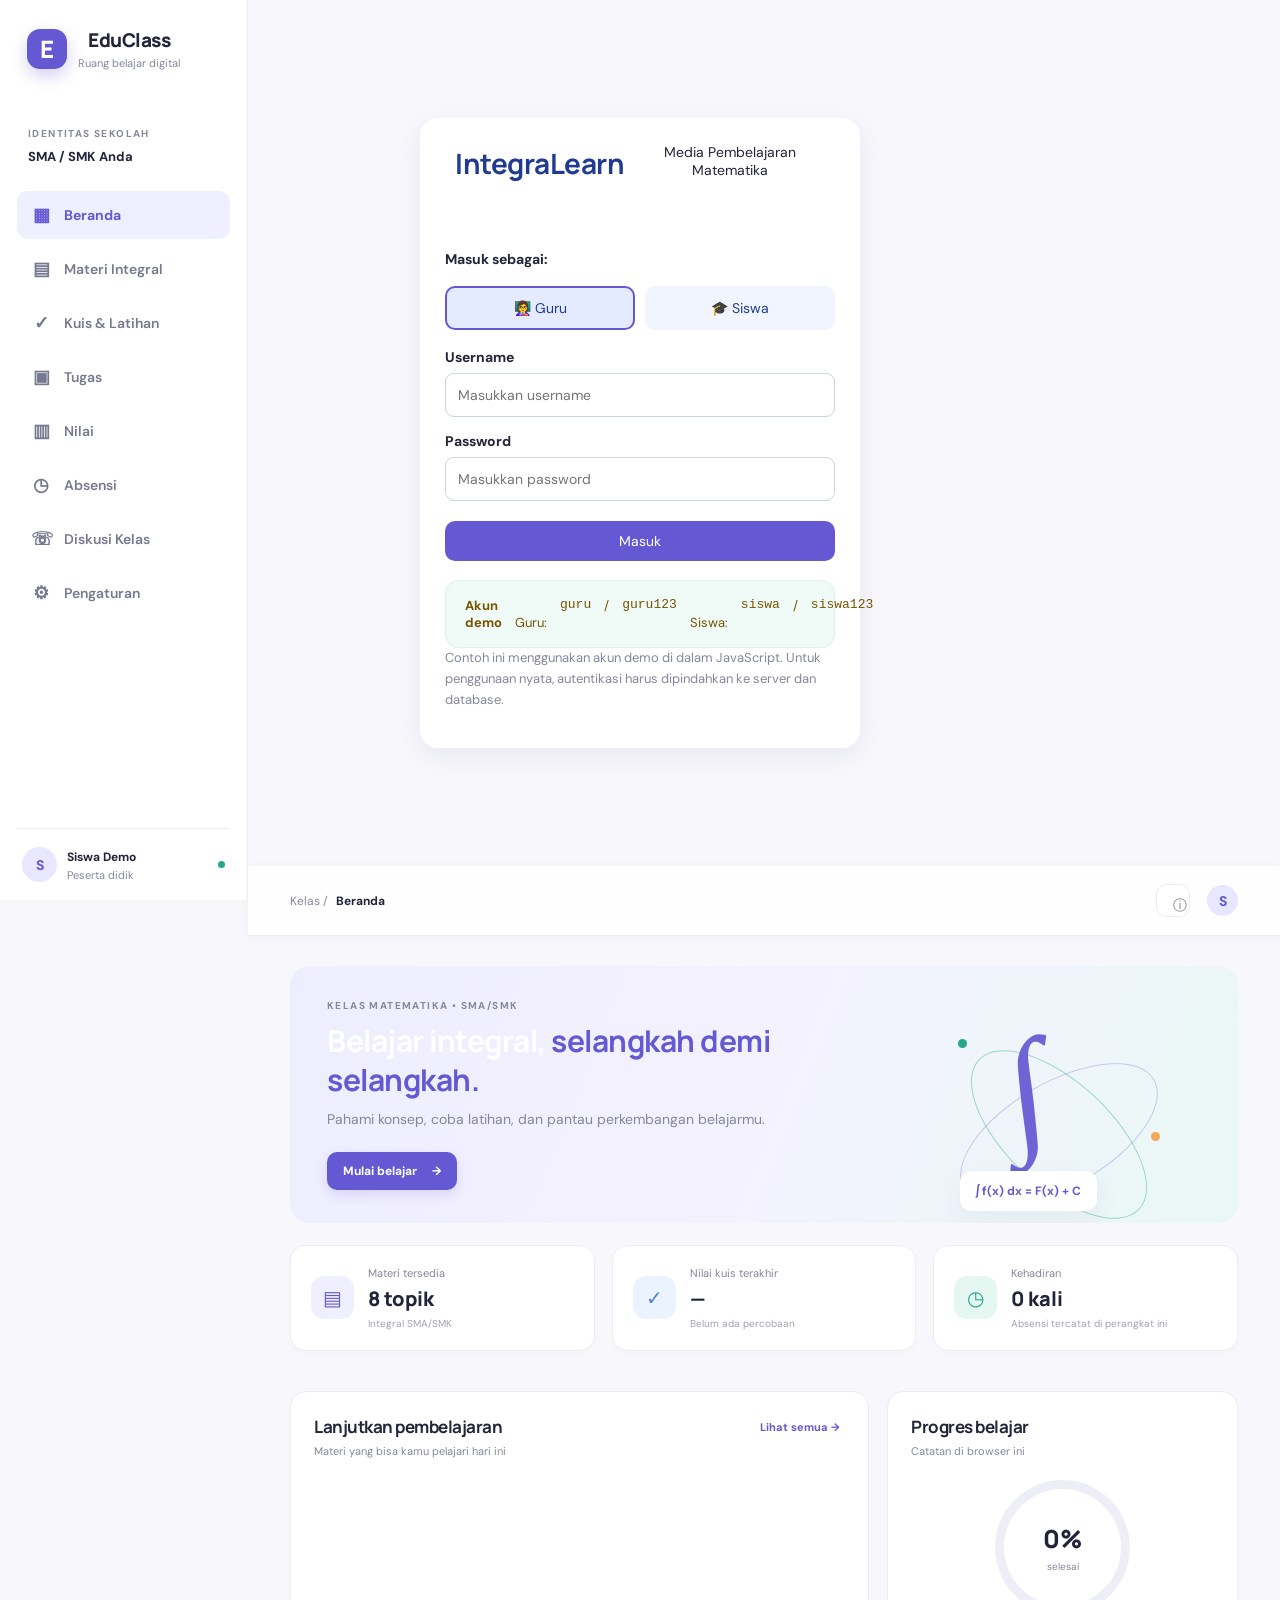
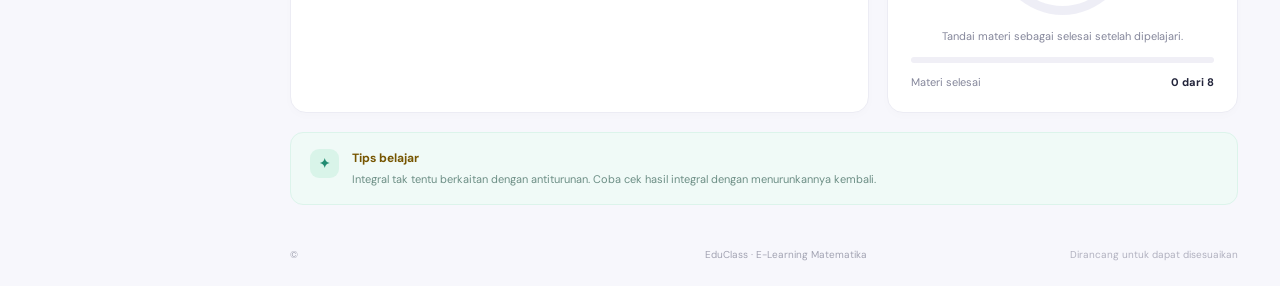
<file: index.html>
<!DOCTYPE html>
<html lang="id">
<head>
<meta charset="UTF-8">
<meta name="viewport" content="width=device-width, initial-scale=1.0">
<title>Media Pembelajaran Matematika</title>
<style>
:root{--primary:#3157c8;--dark:#203b91;--bg:#f3f6fc;--text:#1e293b;--muted:#64748b}
*{box-sizing:border-box}body{margin:0;font-family:Arial,sans-serif;background:var(--bg);color:var(--text)}
button,input{font:inherit}button{cursor:pointer;border:0;border-radius:10px;padding:11px 16px;background:var(--primary);color:white;font-weight:700}
button:hover{background:var(--dark)}.secondary{background:#e8edff;color:var(--dark)}.danger{background:#dc3545}
.container{max-width:1050px;margin:35px auto;padding:20px}.card{background:white;border-radius:18px;padding:25px;box-shadow:0 8px 28px #1e293b12}
.login-wrap{max-width:440px;margin:7vh auto}.brand{text-align:center;margin-bottom:22px}.brand h1{margin-bottom:8px;color:var(--dark)}
label{display:block;font-weight:700;margin:15px 0 7px}input{width:100%;padding:12px;border:1px solid #cbd5e1;border-radius:9px}
.roles{display:grid;grid-template-columns:1fr 1fr;gap:10px;margin:18px 0}.role{background:#f1f5ff;color:var(--dark);border:2px solid transparent}.role.active{border-color:var(--primary);background:#e5ebff}
.full{width:100%;margin-top:18px}.hint{font-size:13px;color:var(--muted);line-height:1.6}.error{color:#c62828;font-size:14px;margin-top:12px}
header{background:white;padding:15px 24px;display:flex;justify-content:space-between;align-items:center;box-shadow:0 2px 12px #0000000b}
header strong{color:var(--dark)}.dashboard{max-width:1050px;margin:28px auto;padding:0 20px}
.welcome{background:linear-gradient(120deg,#3157c8,#6c8af0);color:white;padding:28px;border-radius:18px;margin-bottom:20px}
.grid{display:grid;grid-template-columns:repeat(auto-fit,minmax(220px,1fr));gap:16px;margin-top:18px}
.tile{background:white;padding:20px;border-radius:15px;box-shadow:0 5px 20px #1e293b0b}.tile h3{margin-top:0;color:var(--dark)}
.panel{margin-top:18px}.hidden{display:none}.item{padding:13px 0;border-bottom:1px solid #e2e8f0}.item:last-child{border:0}
textarea{width:100%;min-height:90px;padding:12px;border:1px solid #cbd5e1;border-radius:9px;font:inherit}
.inline{display:flex;gap:10px;flex-wrap:wrap;margin-top:12px}.inline input{flex:1;min-width:180px}
.quiz-option{display:block;margin:10px 0;font-weight:400}.quiz-option input{width:auto;margin-right:8px}
.notice{padding:12px;background:#fff7df;border-radius:10px;color:#765500;font-size:13px;margin-top:15px}
@media(max-width:600px){.container{margin:15px auto;padding:12px}.card{padding:20px}header{padding:13px}.welcome{padding:22px}}
</style>
</head>
<body>
<section id="loginPage" class="container">
  <div class="login-wrap card">
    <div class="brand"><h1>IntegraLearn</h1><p>Media Pembelajaran Matematika</p></div>
    <p><b>Masuk sebagai:</b></p>
    <div class="roles">
      <button type="button" id="teacherRole" class="role active" onclick="chooseRole('guru')">👩‍🏫 Guru</button>
      <button type="button" id="studentRole" class="role" onclick="chooseRole('siswa')">🎓 Siswa</button>
    </div>
    <form id="loginForm">
      <label for="username">Username</label><input id="username" autocomplete="username" placeholder="Masukkan username" required>
      <label for="password">Password</label><input id="password" type="password" autocomplete="current-password" placeholder="Masukkan password" required>
      <button class="full" type="submit">Masuk</button>
      <div id="error" class="error" role="alert"></div>
    </form>
    <div class="notice"><b>Akun demo</b><br>Guru: <code>guru</code> / <code>guru123</code><br>Siswa: <code>siswa</code> / <code>siswa123</code></div>
    <p class="hint">Contoh ini menggunakan akun demo di dalam JavaScript. Untuk penggunaan nyata, autentikasi harus dipindahkan ke server dan database.</p>
  </div>
</section>

<section id="appPage" class="hidden">
<header><strong>📘 IntegraLearn</strong><div><span id="userLabel"></span> &nbsp; <button class="danger" onclick="logout()">Keluar</button></div></header>
<main class="dashboard">
  <div class="welcome"><h1 id="welcomeTitle">Selamat datang!</h1><p id="welcomeText"></p></div>
  <div id="teacherArea" class="hidden">
    <div class="grid">
      <div class="tile"><h3>📚 Materi</h3><p>Tambahkan materi pembelajaran untuk siswa.</p><button onclick="showTeacherPanel('materials')">Kelola materi</button></div>
      <div class="tile"><h3>📝 Kuis</h3><p>Buat pertanyaan pilihan ganda sederhana.</p><button onclick="showTeacherPanel('quiz')">Kelola kuis</button></div>
      <div class="tile"><h3>📊 Nilai siswa</h3><p>Lihat hasil kuis yang tersimpan di browser ini.</p><button onclick="showTeacherPanel('scores')">Lihat nilai</button></div>
    </div>
    <div id="materialsPanel" class="card panel hidden">
      <h2>Kelola materi</h2><label for="materialTitle">Judul materi</label><input id="materialTitle" placeholder="Contoh: Barisan Aritmatika">
      <label for="materialBody">Isi materi</label><textarea id="materialBody" placeholder="Tuliskan materi di sini..."></textarea>
      <button onclick="addMaterial()">Simpan materi</button><div id="teacherMaterials"></div>
    </div>
    <div id="quizPanel" class="card panel hidden">
      <h2>Buat kuis pilihan ganda</h2>
      <label for="question">Pertanyaan</label><input id="question" placeholder="Contoh: 2, 4, 6, ... suku berikutnya?">
      <label for="optA">Pilihan A</label><input id="optA" placeholder="Pilihan A">
      <label for="optB">Pilihan B</label><input id="optB" placeholder="Pilihan B">
      <label for="optC">Pilihan C</label><input id="optC" placeholder="Pilihan C">
      <label for="answer">Jawaban benar</label><select id="answer"><option value="0">A</option><option value="1">B</option><option value="2">C</option></select>
      <button onclick="addQuestion()">Simpan pertanyaan</button><div id="teacherQuestions"></div>
    </div>
    <div id="scoresPanel" class="card panel hidden"><h2>Hasil kuis siswa</h2><div id="scoreList"></div></div>
  </div>
  <div id="studentArea" class="hidden">
    <div class="grid">
      <div class="tile"><h3>📚 Materi pembelajaran</h3><p>Baca materi yang dibagikan guru.</p><button onclick="showStudentPanel('studentMaterials')">Buka materi</button></div>
      <div class="tile"><h3>📝 Kuis matematika</h3><p>Kerjakan kuis dan lihat hasilnya.</p><button onclick="showStudentPanel('studentQuiz')">Mulai kuis</button></div>
    </div>
    <div id="studentMaterials" class="card panel hidden"><h2>Materi pembelajaran</h2><div id="materialList"></div></div>
    <div id="studentQuiz" class="card panel hidden"><h2>Kuis matematika</h2><div id="quizList"></div></div>
  </div>
</main>
</section>
<script>
let selectedRole='guru';
let currentUser=null;
const accounts={
  guru:{password:'guru123',name:'Guru Matematika'},
  siswa:{password:'siswa123',name:'Siswa'}
};
const getData=(key,fallback)=>{try{return JSON.parse(localStorage.getItem(key)) ?? fallback}catch{return fallback}};
const setData=(key,value)=>localStorage.setItem(key,JSON.stringify(value));
let materials=getData('integralearn_materials',[
  {title:'Pengenalan Barisan Aritmatika',body:'Barisan aritmatika adalah barisan bilangan yang memiliki selisih tetap antara dua suku berurutan.'}
]);
let questions=getData('integralearn_questions',[
  {q:'Barisan 2, 4, 6, 8, ... memiliki beda berapa?',options:['1','2','3'],answer:1}
]);
let scores=getData('integralearn_scores',[]);
function chooseRole(role){
  selectedRole=role;
  document.getElementById('teacherRole').classList.toggle('active',role==='guru');
  document.getElementById('studentRole').classList.toggle('active',role==='siswa');
  document.getElementById('error').textContent='';
}
document.getElementById('loginForm').addEventListener('submit',e=>{
  e.preventDefault();
  const username=document.getElementById('username').value.trim().toLowerCase();
  const password=document.getElementById('password').value;
  if(username!==selectedRole || accounts[selectedRole].password!==password){
    document.getElementById('error').textContent='Username, password, atau role tidak sesuai.';
    return;
  }
  currentUser={role:selectedRole,name:accounts[selectedRole].name};
  document.getElementById('loginPage').classList.add('hidden');
  document.getElementById('appPage').classList.remove('hidden');
  document.getElementById('userLabel').textContent=currentUser.name;
  document.getElementById('welcomeTitle').textContent='Halo, '+currentUser.name+'!';
  document.getElementById('welcomeText').textContent=selectedRole==='guru'?'Kelola materi, kuis, dan hasil belajar siswa.':'Selamat belajar! Pilih materi atau kerjakan kuis matematika.';
  document.getElementById('teacherArea').classList.toggle('hidden',selectedRole!=='guru');
  document.getElementById('studentArea').classList.toggle('hidden',selectedRole!=='siswa');
  if(selectedRole==='guru')renderTeacher(); else renderStudent();
});
function logout(){
  currentUser=null;document.getElementById('appPage').classList.add('hidden');
  document.getElementById('loginPage').classList.remove('hidden');
  document.getElementById('loginForm').reset();chooseRole('guru');
}
function showTeacherPanel(name){
  ['materialsPanel','quizPanel','scoresPanel'].forEach(id=>document.getElementById(id).classList.add('hidden'));
  document.getElementById(name+'Panel').classList.remove('hidden');renderTeacher();
}
function showStudentPanel(id){
  ['studentMaterials','studentQuiz'].forEach(x=>document.getElementById(x).classList.add('hidden'));
  document.getElementById(id).classList.remove('hidden');renderStudent();
}
function addMaterial(){
  const title=document.getElementById('materialTitle').value.trim(),body=document.getElementById('materialBody').value.trim();
  if(!title||!body){alert('Judul dan isi materi harus diisi.');return}
  materials.push({title,body});setData('integralearn_materials',materials);
  document.getElementById('materialTitle').value='';document.getElementById('materialBody').value='';
  renderTeacher();alert('Materi tersimpan di browser ini.');
}
function addQuestion(){
  const q=document.getElementById('question').value.trim();
  const options=['optA','optB','optC'].map(id=>document.getElementById(id).value.trim());
  if(!q||options.some(x=>!x)){alert('Pertanyaan dan semua pilihan harus diisi.');return}
  questions.push({q,options,answer:Number(document.getElementById('answer').value)});
  setData('integralearn_questions',questions);
  ['question','optA','optB','optC'].forEach(id=>document.getElementById(id).value='');
  renderTeacher();alert('Pertanyaan berhasil ditambahkan.');
}
function renderTeacher(){
  document.getElementById('teacherMaterials').innerHTML='<h3>Daftar materi</h3>'+materials.map(m=>`<div class="item"><b>${escapeHTML(m.title)}</b><p>${escapeHTML(m.body)}</p></div>`).join('');
  document.getElementById('teacherQuestions').innerHTML='<h3>Daftar kuis</h3>'+questions.map((q,i)=>`<div class="item">${i+1}. ${escapeHTML(q.q)}</div>`).join('');
  document.getElementById('scoreList').innerHTML=scores.length?scores.map(s=>`<div class="item"><b>${escapeHTML(s.name)}</b> — ${s.score}/${s.total} (${s.date})</div>`).join(''):'Belum ada hasil kuis.';
}
function renderStudent(){
  document.getElementById('materialList').innerHTML=materials.length?materials.map(m=>`<div class="item"><h3>${escapeHTML(m.title)}</h3><p>${escapeHTML(m.body)}</p></div>`).join(''):'Belum ada materi.';
  const host=document.getElementById('quizList');
  if(!questions.length){host.textContent='Belum ada kuis dari guru.';return}
  host.innerHTML='<form id="studentQuizForm">'+questions.map((q,i)=>`<div class="item"><b>${i+1}. ${escapeHTML(q.q)}</b>${q.options.map((o,j)=>`<label class="quiz-option"><input type="radio" name="q${i}" value="${j}" required> ${String.fromCharCode(65+j)}. ${escapeHTML(o)}</label>`).join('')}</div>`).join('')+'<button type="submit">Kirim jawaban</button></form><div id="quizResult"></div>';
  document.getElementById('studentQuizForm').addEventListener('submit',e=>{
    e.preventDefault();let score=0;
    questions.forEach((q,i)=>{const chosen=document.querySelector(`input[name="q${i}"]:checked`);if(chosen&&Number(chosen.value)===q.answer)score++});
    scores.push({name:currentUser.name,score,total:questions.length,date:new Date().toLocaleString('id-ID')});setData('integralearn_scores',scores);
    document.getElementById('quizResult').innerHTML=`<div class="notice">Kuis selesai. Nilai kamu: <b>${Math.round(score/questions.length*100)}</b> (${score} dari ${questions.length} benar).</div>`;
    document.querySelectorAll('#studentQuizForm input, #studentQuizForm button').forEach(el=>el.disabled=true);
  });
}
function escapeHTML(value){return String(value).replace(/[&<>"']/g,c=>({'&':'&amp;','<':'&lt;','>':'&gt;','"':'&quot;',"'":'&#39;'}[c]))}
</script>
</body>
</html>
<!doctype html>
<html lang="id">
<head>
  <meta charset="utf-8">
  <meta name="viewport" content="width=device-width, initial-scale=1">
  <title>EduClass — E-Learning Matematika</title>
  <link rel="stylesheet" href="style.css">
</head>
<body>
  <aside class="sidebar">
    <div class="brand"><div class="brand-mark">E</div><div><strong>EduClass</strong><small>Ruang belajar digital</small></div></div>
    <div class="school-label">IDENTITAS SEKOLAH</div>
    <div class="school-name" id="schoolNameSide">SMA / SMK Anda</div>
    <nav id="navigation">
      <button class="nav-item active" data-page="dashboard"><span>▦</span> Beranda</button>
      <button class="nav-item" data-page="materi"><span>▤</span> Materi Integral</button>
      <button class="nav-item" data-page="kuis"><span>✓</span> Kuis & Latihan</button>
      <button class="nav-item" data-page="tugas"><span>▣</span> Tugas</button>
      <button class="nav-item" data-page="nilai"><span>▥</span> Nilai</button>
      <button class="nav-item" data-page="absensi"><span>◷</span> Absensi</button>
      <button class="nav-item" data-page="diskusi"><span>☏</span> Diskusi Kelas</button>
      <button class="nav-item" data-page="pengaturan"><span>⚙</span> Pengaturan</button>
    </nav>
    <div class="sidebar-bottom"><div class="avatar">S</div><div><strong>Siswa Demo</strong><small>Peserta didik</small></div><span class="online-dot"></span></div>
  </aside>
  <main class="main">
    <header class="topbar"><div class="crumb">Kelas / <strong id="crumbTitle">Beranda</strong></div><div class="top-actions"><span class="today" id="today"></span><button class="icon-btn" title="Info">ⓘ</button><div class="avatar small">S</div></div></header>
    <div class="page-wrap">
      <section class="page active" id="page-dashboard">
        <div class="welcome"><div><p class="eyebrow">KELAS MATEMATIKA • SMA/SMK</p><h1>Belajar integral, <span>selangkah demi selangkah.</span></h1><p class="sub">Pahami konsep, coba latihan, dan pantau perkembangan belajarmu.</p><button class="primary-btn" data-goto="materi">Mulai belajar <span>→</span></button></div><div class="hero-art"><div class="orbit orbit-one"></div><div class="orbit orbit-two"></div><div class="integral-symbol">∫</div><div class="formula-card">∫ f(x) dx = F(x) + C</div><div class="mini-dot d1"></div><div class="mini-dot d2"></div></div></div>
        <div class="stats-grid">
          <div class="stat-card"><div class="stat-icon purple">▤</div><div><span>Materi tersedia</span><strong>8 topik</strong><small>Integral SMA/SMK</small></div></div>
          <div class="stat-card"><div class="stat-icon blue">✓</div><div><span>Nilai kuis terakhir</span><strong id="lastScore">—</strong><small id="scoreHint">Belum ada percobaan</small></div></div>
          <div class="stat-card"><div class="stat-icon green">◷</div><div><span>Kehadiran</span><strong id="attendanceSummary">0 kali</strong><small>Absensi tercatat di perangkat ini</small></div></div>
        </div>
        <div class="content-grid">
          <div class="panel"><div class="panel-heading"><div><h2>Lanjutkan pembelajaran</h2><p>Materi yang bisa kamu pelajari hari ini</p></div><button class="text-btn" data-goto="materi">Lihat semua →</button></div><div id="featuredLessons" class="lesson-list"></div></div>
          <div class="panel progress-panel"><div class="panel-heading"><div><h2>Progres belajar</h2><p>Catatan di browser ini</p></div></div><div class="progress-ring"><div><strong id="progressPercent">0%</strong><small>selesai</small></div></div><p class="center muted">Tandai materi sebagai selesai setelah dipelajari.</p><div class="progress-track"><span id="progressBar"></span></div><div class="progress-foot"><span>Materi selesai</span><strong id="progressCount">0 dari 8</strong></div></div>
        </div>
        <div class="notice"><div class="notice-icon">✦</div><div><strong>Tips belajar</strong><p>Integral tak tentu berkaitan dengan antiturunan. Coba cek hasil integral dengan menurunkannya kembali.</p></div></div>
      </section>
      <section class="page" id="page-materi"><div class="section-title"><div><p class="eyebrow">PERPUSTAKAAN KELAS</p><h1>Materi Integral</h1><p class="sub">Pilih topik untuk membaca ringkasan, contoh, dan eksplorasi interaktif.</p></div><span class="pill">8 topik pembelajaran</span></div><div class="topic-grid" id="topicGrid"></div><div class="panel lesson-detail" id="lessonDetail"><div class="empty-state">Pilih salah satu materi di atas untuk mulai belajar.</div></div></section>
      <section class="page" id="page-kuis"><div class="section-title"><div><p class="eyebrow">UJI PEMAHAMAN</p><h1>Kuis & Latihan</h1><p class="sub">Pilih jawaban. EduClass akan memberi umpan balik setelah diperiksa.</p></div><span class="pill">Kuis formatif</span></div><div class="quiz-layout"><div class="panel quiz-panel"><div class="quiz-top"><span class="pill">LATIHAN INTEGRAL DASAR</span><span id="questionCount">Soal 1 dari 5</span></div><div class="quiz-progress"><span id="quizProgressBar"></span></div><div id="quizBody"></div><div class="quiz-controls"><button class="secondary-btn" id="prevQuestion">← Sebelumnya</button><button class="primary-btn" id="nextQuestion">Berikutnya →</button><button class="primary-btn hidden" id="submitQuiz">Periksa jawaban ✓</button></div><div id="quizResult"></div></div><aside class="panel quiz-side"><div class="side-symbol">∫</div><h3>Ingat konsepnya</h3><p>Untuk integral tak tentu, tambahkan konstanta integrasi <strong>C</strong>.</p><div class="formula-box">∫ xⁿ dx = xⁿ⁺¹/(n+1) + C</div><small class="muted">Berlaku untuk n ≠ −1.</small></aside></div></section>
      <section class="page" id="page-tugas"><div class="section-title"><div><p class="eyebrow">KEGIATAN KELAS</p><h1>Tugas</h1><p class="sub">Baca instruksi dan tandai tugas yang sudah dikumpulkan.</p></div></div><div class="panel"><div class="table-wrap"><table><thead><tr><th>Nama tugas</th><th>Instruksi</th><th>Tenggat</th><th>Status</th><th>Aksi</th></tr></thead><tbody id="taskRows"></tbody></table></div><p class="footnote">Versi awal: status tugas disimpan di browser. Pengumpulan berkas belum terhubung ke server.</p></div></section>
      <section class="page" id="page-nilai"><div class="section-title"><div><p class="eyebrow">HASIL BELAJAR</p><h1>Nilai</h1><p class="sub">Rekap nilai kuis dan aktivitas pada perangkat ini.</p></div></div><div class="stats-grid"><div class="stat-card"><div class="stat-icon purple">✓</div><div><span>Nilai kuis tertinggi</span><strong id="bestScore">—</strong><small>Dari percobaan tersimpan</small></div></div><div class="stat-card"><div class="stat-icon blue">∑</div><div><span>Jumlah percobaan</span><strong id="attemptCount">0</strong><small>Kuis integral dasar</small></div></div><div class="stat-card"><div class="stat-icon green">▤</div><div><span>Tugas selesai</span><strong id="taskCount">0/3</strong><small>Status tugas demo</small></div></div></div><div class="panel"><div class="panel-heading"><div><h2>Riwayat penilaian</h2><p>Data lokal, belum tersinkron dengan guru</p></div></div><div class="table-wrap"><table><thead><tr><th>Aktivitas</th><th>Tanggal</th><th>Nilai / Status</th></tr></thead><tbody id="gradeRows"></tbody></table></div></div></section>
      <section class="page" id="page-absensi"><div class="section-title"><div><p class="eyebrow">KEHADIRAN</p><h1>Absensi kelas</h1><p class="sub">Catat kehadiran untuk demonstrasi awal.</p></div></div><div class="attendance-layout"><div class="panel attendance-card"><div class="attendance-icon">◷</div><h2>Presensi hari ini</h2><p class="muted" id="attendanceDate"></p><label for="studentName">Nama siswa</label><input id="studentName" class="field" value="Siswa Demo" placeholder="Masukkan nama"><label for="attendanceStatus">Status kehadiran</label><select id="attendanceStatus" class="field"><option>Hadir</option><option>Izin</option><option>Sakit</option></select><button class="primary-btn full" id="markAttendance">Simpan absensi</button><p id="attendanceMessage" class="feedback"></p></div><div class="panel"><div class="panel-heading"><div><h2>Riwayat absensi</h2><p>Catatan yang tersimpan di perangkat ini</p></div></div><div id="attendanceHistory"></div></div></div></section>
      <section class="page" id="page-diskusi"><div class="section-title"><div><p class="eyebrow">BELAJAR BERSAMA</p><h1>Diskusi kelas</h1><p class="sub">Tuliskan pertanyaan atau berbagi cara menyelesaikan soal.</p></div></div><div class="discussion-layout"><div class="panel discussion-compose"><h2>Mulai diskusi</h2><label for="discussionName">Nama</label><input id="discussionName" class="field" value="Siswa Demo"><label for="discussionText">Pesan diskusi</label><textarea id="discussionText" class="field" rows="4" placeholder="Contoh: Mengapa integral x² menjadi x³/3?"></textarea><button id="postDiscussion" class="primary-btn">Kirim pesan ↗</button><p class="footnote">Pesan hanya tersimpan di browser ini, belum terlihat oleh pengguna lain.</p></div><div class="panel"><div class="panel-heading"><div><h2>Ruang diskusi</h2><p id="discussionCount">0 pesan</p></div></div><div id="discussionFeed"></div></div></div></section>
      <section class="page" id="page-pengaturan"><div class="section-title"><div><p class="eyebrow">PERSONALISASI</p><h1>Pengaturan EduClass</h1><p class="sub">Sesuaikan nama sekolah, warna identitas, dan nama kelas.</p></div></div><div class="panel settings-panel"><h2>Identitas sekolah</h2><div class="settings-grid"><div><label for="schoolName">Nama sekolah</label><input class="field" id="schoolName" placeholder="Contoh: SMA Negeri 1 Contoh"></div><div><label for="className">Nama kelas</label><input class="field" id="className" placeholder="Contoh: XI IPA 1"></div><div><label for="primaryColor">Warna utama</label><div class="color-row"><input type="color" id="primaryColor" value="#6558d3"><span>Warna tombol dan aksen utama</span></div></div><div><label for="accentColor">Warna aksen</label><div class="color-row"><input type="color" id="accentColor" value="#25a78a"><span>Warna progres dan aksen kedua</span></div></div></div><div class="settings-actions"><button class="primary-btn" id="saveSettings">Simpan perubahan</button><button class="secondary-btn" id="resetData">Reset data demo</button></div><p id="settingsMessage" class="feedback"></p><div class="notice"><div class="notice-icon">i</div><div><strong>Catatan penting</strong><p>Ini implementasi frontend untuk prototipe. Login multi-pengguna, sinkronisasi nilai, database, unggah tugas, dan absensi resmi membutuhkan backend serta autentikasi.</p></div></div></div></section>
      <footer>© <span id="year"></span> EduClass · E-Learning Matematika <span>Dirancang untuk dapat disesuaikan</span></footer>
    </div>
  </main>
  <script src="app.js"></script>
</body>
</html>
</file>
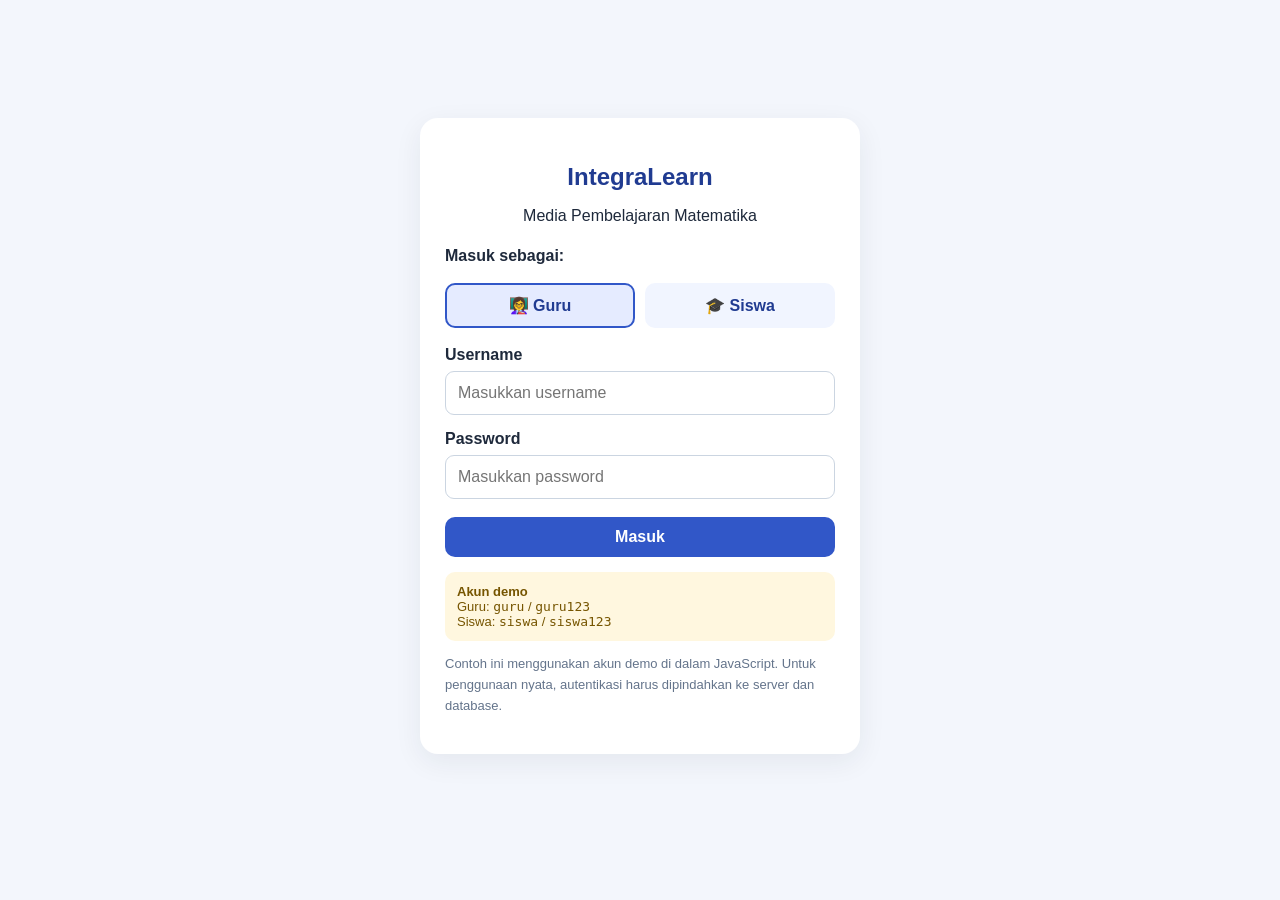
<file: integralearn_akses_guru_siswa.html>
<!DOCTYPE html>
<html lang="id">
<head>
<meta charset="UTF-8">
<meta name="viewport" content="width=device-width, initial-scale=1.0">
<title>Media Pembelajaran Matematika</title>
<style>
:root{--primary:#3157c8;--dark:#203b91;--bg:#f3f6fc;--text:#1e293b;--muted:#64748b}
*{box-sizing:border-box}body{margin:0;font-family:Arial,sans-serif;background:var(--bg);color:var(--text)}
button,input{font:inherit}button{cursor:pointer;border:0;border-radius:10px;padding:11px 16px;background:var(--primary);color:white;font-weight:700}
button:hover{background:var(--dark)}.secondary{background:#e8edff;color:var(--dark)}.danger{background:#dc3545}
.container{max-width:1050px;margin:35px auto;padding:20px}.card{background:white;border-radius:18px;padding:25px;box-shadow:0 8px 28px #1e293b12}
.login-wrap{max-width:440px;margin:7vh auto}.brand{text-align:center;margin-bottom:22px}.brand h1{margin-bottom:8px;color:var(--dark)}
label{display:block;font-weight:700;margin:15px 0 7px}input{width:100%;padding:12px;border:1px solid #cbd5e1;border-radius:9px}
.roles{display:grid;grid-template-columns:1fr 1fr;gap:10px;margin:18px 0}.role{background:#f1f5ff;color:var(--dark);border:2px solid transparent}.role.active{border-color:var(--primary);background:#e5ebff}
.full{width:100%;margin-top:18px}.hint{font-size:13px;color:var(--muted);line-height:1.6}.error{color:#c62828;font-size:14px;margin-top:12px}
header{background:white;padding:15px 24px;display:flex;justify-content:space-between;align-items:center;box-shadow:0 2px 12px #0000000b}
header strong{color:var(--dark)}.dashboard{max-width:1050px;margin:28px auto;padding:0 20px}
.welcome{background:linear-gradient(120deg,#3157c8,#6c8af0);color:white;padding:28px;border-radius:18px;margin-bottom:20px}
.grid{display:grid;grid-template-columns:repeat(auto-fit,minmax(220px,1fr));gap:16px;margin-top:18px}
.tile{background:white;padding:20px;border-radius:15px;box-shadow:0 5px 20px #1e293b0b}.tile h3{margin-top:0;color:var(--dark)}
.panel{margin-top:18px}.hidden{display:none}.item{padding:13px 0;border-bottom:1px solid #e2e8f0}.item:last-child{border:0}
textarea{width:100%;min-height:90px;padding:12px;border:1px solid #cbd5e1;border-radius:9px;font:inherit}
.inline{display:flex;gap:10px;flex-wrap:wrap;margin-top:12px}.inline input{flex:1;min-width:180px}
.quiz-option{display:block;margin:10px 0;font-weight:400}.quiz-option input{width:auto;margin-right:8px}
.notice{padding:12px;background:#fff7df;border-radius:10px;color:#765500;font-size:13px;margin-top:15px}
@media(max-width:600px){.container{margin:15px auto;padding:12px}.card{padding:20px}header{padding:13px}.welcome{padding:22px}}
</style>
</head>
<body>
<section id="loginPage" class="container">
  <div class="login-wrap card">
    <div class="brand"><h1>IntegraLearn</h1><p>Media Pembelajaran Matematika</p></div>
    <p><b>Masuk sebagai:</b></p>
    <div class="roles">
      <button type="button" id="teacherRole" class="role active" onclick="chooseRole('guru')">👩‍🏫 Guru</button>
      <button type="button" id="studentRole" class="role" onclick="chooseRole('siswa')">🎓 Siswa</button>
    </div>
    <form id="loginForm">
      <label for="username">Username</label><input id="username" autocomplete="username" placeholder="Masukkan username" required>
      <label for="password">Password</label><input id="password" type="password" autocomplete="current-password" placeholder="Masukkan password" required>
      <button class="full" type="submit">Masuk</button>
      <div id="error" class="error" role="alert"></div>
    </form>
    <div class="notice"><b>Akun demo</b><br>Guru: <code>guru</code> / <code>guru123</code><br>Siswa: <code>siswa</code> / <code>siswa123</code></div>
    <p class="hint">Contoh ini menggunakan akun demo di dalam JavaScript. Untuk penggunaan nyata, autentikasi harus dipindahkan ke server dan database.</p>
  </div>
</section>

<section id="appPage" class="hidden">
<header><strong>📘 IntegraLearn</strong><div><span id="userLabel"></span> &nbsp; <button class="danger" onclick="logout()">Keluar</button></div></header>
<main class="dashboard">
  <div class="welcome"><h1 id="welcomeTitle">Selamat datang!</h1><p id="welcomeText"></p></div>
  <div id="teacherArea" class="hidden">
    <div class="grid">
      <div class="tile"><h3>📚 Materi</h3><p>Tambahkan materi pembelajaran untuk siswa.</p><button onclick="showTeacherPanel('materials')">Kelola materi</button></div>
      <div class="tile"><h3>📝 Kuis</h3><p>Buat pertanyaan pilihan ganda sederhana.</p><button onclick="showTeacherPanel('quiz')">Kelola kuis</button></div>
      <div class="tile"><h3>📊 Nilai siswa</h3><p>Lihat hasil kuis yang tersimpan di browser ini.</p><button onclick="showTeacherPanel('scores')">Lihat nilai</button></div>
    </div>
    <div id="materialsPanel" class="card panel hidden">
      <h2>Kelola materi</h2><label for="materialTitle">Judul materi</label><input id="materialTitle" placeholder="Contoh: Barisan Aritmatika">
      <label for="materialBody">Isi materi</label><textarea id="materialBody" placeholder="Tuliskan materi di sini..."></textarea>
      <button onclick="addMaterial()">Simpan materi</button><div id="teacherMaterials"></div>
    </div>
    <div id="quizPanel" class="card panel hidden">
      <h2>Buat kuis pilihan ganda</h2>
      <label for="question">Pertanyaan</label><input id="question" placeholder="Contoh: 2, 4, 6, ... suku berikutnya?">
      <label for="optA">Pilihan A</label><input id="optA" placeholder="Pilihan A">
      <label for="optB">Pilihan B</label><input id="optB" placeholder="Pilihan B">
      <label for="optC">Pilihan C</label><input id="optC" placeholder="Pilihan C">
      <label for="answer">Jawaban benar</label><select id="answer"><option value="0">A</option><option value="1">B</option><option value="2">C</option></select>
      <button onclick="addQuestion()">Simpan pertanyaan</button><div id="teacherQuestions"></div>
    </div>
    <div id="scoresPanel" class="card panel hidden"><h2>Hasil kuis siswa</h2><div id="scoreList"></div></div>
  </div>
  <div id="studentArea" class="hidden">
    <div class="grid">
      <div class="tile"><h3>📚 Materi pembelajaran</h3><p>Baca materi yang dibagikan guru.</p><button onclick="showStudentPanel('studentMaterials')">Buka materi</button></div>
      <div class="tile"><h3>📝 Kuis matematika</h3><p>Kerjakan kuis dan lihat hasilnya.</p><button onclick="showStudentPanel('studentQuiz')">Mulai kuis</button></div>
    </div>
    <div id="studentMaterials" class="card panel hidden"><h2>Materi pembelajaran</h2><div id="materialList"></div></div>
    <div id="studentQuiz" class="card panel hidden"><h2>Kuis matematika</h2><div id="quizList"></div></div>
  </div>
</main>
</section>
<script>
let selectedRole='guru';
let currentUser=null;
const accounts={
  guru:{password:'guru123',name:'Guru Matematika'},
  siswa:{password:'siswa123',name:'Siswa'}
};
const getData=(key,fallback)=>{try{return JSON.parse(localStorage.getItem(key)) ?? fallback}catch{return fallback}};
const setData=(key,value)=>localStorage.setItem(key,JSON.stringify(value));
let materials=getData('integralearn_materials',[
  {title:'Pengenalan Barisan Aritmatika',body:'Barisan aritmatika adalah barisan bilangan yang memiliki selisih tetap antara dua suku berurutan.'}
]);
let questions=getData('integralearn_questions',[
  {q:'Barisan 2, 4, 6, 8, ... memiliki beda berapa?',options:['1','2','3'],answer:1}
]);
let scores=getData('integralearn_scores',[]);
function chooseRole(role){
  selectedRole=role;
  document.getElementById('teacherRole').classList.toggle('active',role==='guru');
  document.getElementById('studentRole').classList.toggle('active',role==='siswa');
  document.getElementById('error').textContent='';
}
document.getElementById('loginForm').addEventListener('submit',e=>{
  e.preventDefault();
  const username=document.getElementById('username').value.trim().toLowerCase();
  const password=document.getElementById('password').value;
  if(username!==selectedRole || accounts[selectedRole].password!==password){
    document.getElementById('error').textContent='Username, password, atau role tidak sesuai.';
    return;
  }
  currentUser={role:selectedRole,name:accounts[selectedRole].name};
  document.getElementById('loginPage').classList.add('hidden');
  document.getElementById('appPage').classList.remove('hidden');
  document.getElementById('userLabel').textContent=currentUser.name;
  document.getElementById('welcomeTitle').textContent='Halo, '+currentUser.name+'!';
  document.getElementById('welcomeText').textContent=selectedRole==='guru'?'Kelola materi, kuis, dan hasil belajar siswa.':'Selamat belajar! Pilih materi atau kerjakan kuis matematika.';
  document.getElementById('teacherArea').classList.toggle('hidden',selectedRole!=='guru');
  document.getElementById('studentArea').classList.toggle('hidden',selectedRole!=='siswa');
  if(selectedRole==='guru')renderTeacher(); else renderStudent();
});
function logout(){
  currentUser=null;document.getElementById('appPage').classList.add('hidden');
  document.getElementById('loginPage').classList.remove('hidden');
  document.getElementById('loginForm').reset();chooseRole('guru');
}
function showTeacherPanel(name){
  ['materialsPanel','quizPanel','scoresPanel'].forEach(id=>document.getElementById(id).classList.add('hidden'));
  document.getElementById(name+'Panel').classList.remove('hidden');renderTeacher();
}
function showStudentPanel(id){
  ['studentMaterials','studentQuiz'].forEach(x=>document.getElementById(x).classList.add('hidden'));
  document.getElementById(id).classList.remove('hidden');renderStudent();
}
function addMaterial(){
  const title=document.getElementById('materialTitle').value.trim(),body=document.getElementById('materialBody').value.trim();
  if(!title||!body){alert('Judul dan isi materi harus diisi.');return}
  materials.push({title,body});setData('integralearn_materials',materials);
  document.getElementById('materialTitle').value='';document.getElementById('materialBody').value='';
  renderTeacher();alert('Materi tersimpan di browser ini.');
}
function addQuestion(){
  const q=document.getElementById('question').value.trim();
  const options=['optA','optB','optC'].map(id=>document.getElementById(id).value.trim());
  if(!q||options.some(x=>!x)){alert('Pertanyaan dan semua pilihan harus diisi.');return}
  questions.push({q,options,answer:Number(document.getElementById('answer').value)});
  setData('integralearn_questions',questions);
  ['question','optA','optB','optC'].forEach(id=>document.getElementById(id).value='');
  renderTeacher();alert('Pertanyaan berhasil ditambahkan.');
}
function renderTeacher(){
  document.getElementById('teacherMaterials').innerHTML='<h3>Daftar materi</h3>'+materials.map(m=>`<div class="item"><b>${escapeHTML(m.title)}</b><p>${escapeHTML(m.body)}</p></div>`).join('');
  document.getElementById('teacherQuestions').innerHTML='<h3>Daftar kuis</h3>'+questions.map((q,i)=>`<div class="item">${i+1}. ${escapeHTML(q.q)}</div>`).join('');
  document.getElementById('scoreList').innerHTML=scores.length?scores.map(s=>`<div class="item"><b>${escapeHTML(s.name)}</b> — ${s.score}/${s.total} (${s.date})</div>`).join(''):'Belum ada hasil kuis.';
}
function renderStudent(){
  document.getElementById('materialList').innerHTML=materials.length?materials.map(m=>`<div class="item"><h3>${escapeHTML(m.title)}</h3><p>${escapeHTML(m.body)}</p></div>`).join(''):'Belum ada materi.';
  const host=document.getElementById('quizList');
  if(!questions.length){host.textContent='Belum ada kuis dari guru.';return}
  host.innerHTML='<form id="studentQuizForm">'+questions.map((q,i)=>`<div class="item"><b>${i+1}. ${escapeHTML(q.q)}</b>${q.options.map((o,j)=>`<label class="quiz-option"><input type="radio" name="q${i}" value="${j}" required> ${String.fromCharCode(65+j)}. ${escapeHTML(o)}</label>`).join('')}</div>`).join('')+'<button type="submit">Kirim jawaban</button></form><div id="quizResult"></div>';
  document.getElementById('studentQuizForm').addEventListener('submit',e=>{
    e.preventDefault();let score=0;
    questions.forEach((q,i)=>{const chosen=document.querySelector(`input[name="q${i}"]:checked`);if(chosen&&Number(chosen.value)===q.answer)score++});
    scores.push({name:currentUser.name,score,total:questions.length,date:new Date().toLocaleString('id-ID')});setData('integralearn_scores',scores);
    document.getElementById('quizResult').innerHTML=`<div class="notice">Kuis selesai. Nilai kamu: <b>${Math.round(score/questions.length*100)}</b> (${score} dari ${questions.length} benar).</div>`;
    document.querySelectorAll('#studentQuizForm input, #studentQuizForm button').forEach(el=>el.disabled=true);
  });
}
function escapeHTML(value){return String(value).replace(/[&<>"']/g,c=>({'&':'&amp;','<':'&lt;','>':'&gt;','"':'&quot;',"'":'&#39;'}[c]))}
</script>
</body>
</html>
</file>
<file: style.css>
@import url('https://fonts.googleapis.com/css2?family=DM+Sans:wght@400;500;600;700&family=Manrope:wght@400;500;600;700;800&display=swap');
:root{--primary:#6558d3;--primary-dark:#5144bd;--accent:#25a78a;--ink:#22243a;--muted:#85879b;--line:#ececf4;--bg:#f7f7fc;--white:#fff;--soft:#f0efff;--shadow:0 10px 30px rgba(41,37,94,.055)}
*{box-sizing:border-box}body{margin:0;background:var(--bg);color:var(--ink);font-family:'DM Sans',sans-serif;font-size:14px}button,input,select,textarea{font:inherit}button{cursor:pointer}.sidebar{width:248px;position:fixed;inset:0 auto 0 0;background:white;border-right:1px solid var(--line);padding:27px 17px 18px;display:flex;flex-direction:column;z-index:5}.brand{display:flex;align-items:center;gap:11px;padding:0 10px 35px}.brand-mark{height:40px;width:40px;border-radius:13px;background:var(--primary);color:#fff;display:grid;place-items:center;font-family:Manrope;font-weight:800;font-size:24px;box-shadow:0 7px 16px #6558d344}.brand strong{display:block;font:800 19px Manrope;letter-spacing:-.5px}.brand small,.sidebar-bottom small{display:block;color:var(--muted);font-size:11px;margin-top:3px}.school-label,.eyebrow{font-size:10px;letter-spacing:1.4px;font-weight:700;color:var(--muted)}.school-label{padding:0 11px 8px}.school-name{font-weight:700;font-size:13px;padding:0 11px 26px;overflow-wrap:anywhere}nav{display:grid;gap:6px}.nav-item{border:0;background:transparent;color:#777990;text-align:left;padding:12px 14px;border-radius:11px;display:flex;align-items:center;gap:13px;font-weight:600;transition:.18s}.nav-item span{font-size:18px;width:20px;text-align:center}.nav-item:hover{background:#f8f7ff;color:var(--primary)}.nav-item.active{background:var(--soft);color:var(--primary);font-weight:700}.sidebar-bottom{margin-top:auto;border-top:1px solid var(--line);padding:18px 5px 0;display:flex;align-items:center;gap:10px}.sidebar-bottom strong{font-size:12px}.avatar{width:35px;height:35px;border-radius:50%;background:#e9e7ff;color:var(--primary);display:grid;place-items:center;font-weight:800}.online-dot{width:7px;height:7px;border-radius:50%;background:var(--accent);margin-left:auto}.main{margin-left:248px;min-height:100vh}.topbar{height:70px;background:#ffffffd9;border-bottom:1px solid var(--line);display:flex;align-items:center;justify-content:space-between;padding:0 42px;position:sticky;top:0;z-index:4;backdrop-filter:blur(12px)}.crumb{color:var(--muted);font-size:12px}.crumb strong{color:var(--ink);margin-left:5px}.top-actions{display:flex;align-items:center;gap:17px}.today{color:var(--muted);font-size:12px}.icon-btn{border:1px solid var(--line);border-radius:10px;background:#fff;width:33px;height:33px;color:#777}.avatar.small{width:31px;height:31px}.page-wrap{max-width:1400px;margin:auto;padding:30px 42px 20px}.page{display:none;animation:fade .2s ease}.page.active{display:block}@keyframes fade{from{opacity:.3;transform:translateY(4px)}to{opacity:1;transform:none}}h1,h2,h3,p{margin-top:0}h1,h2,h3{font-family:Manrope,sans-serif;letter-spacing:-.5px}h1{font-size:28px;line-height:1.28;margin-bottom:9px}h2{font-size:17px;margin-bottom:6px}h3{font-size:16px}.sub{color:var(--muted);line-height:1.7;margin-bottom:0}.welcome{background:linear-gradient(112deg,#eeedff 0%,#f4f2ff 50%,#e9f8f5 100%);border-radius:20px;padding:33px 37px;display:flex;justify-content:space-between;min-height:250px;overflow:hidden;position:relative}.welcome>div:first-child{max-width:560px;z-index:1}.welcome h1{font-size:30px;max-width:510px}.welcome h1 span{color:var(--primary)}.welcome .sub{max-width:460px;margin-bottom:20px}.primary-btn,.secondary-btn{border:0;border-radius:10px;padding:11px 16px;font-weight:700;font-size:12px;display:inline-flex;align-items:center;justify-content:center;gap:15px;transition:.18s}.primary-btn{background:var(--primary);color:white;box-shadow:0 5px 12px #6558d32b}.primary-btn:hover{background:var(--primary-dark);transform:translateY(-1px)}.secondary-btn{background:#f2f2f8;color:#666880}.hero-art{width:280px;position:relative;flex-shrink:0}.integral-symbol{position:absolute;font:140px Georgia;color:var(--primary);opacity:.92;left:86px;top:9px;transform:rotate(-7deg)}.orbit{position:absolute;border:1px solid #6558d34d;border-radius:50%;width:220px;height:105px;left:28px;top:83px;transform:rotate(-30deg)}.orbit-two{transform:rotate(43deg);border-color:#25a78a6b}.formula-card{position:absolute;left:39px;top:172px;background:white;padding:12px 16px;border-radius:12px;box-shadow:var(--shadow);font-weight:700;color:var(--primary);font-size:12px;white-space:nowrap}.mini-dot{position:absolute;width:9px;height:9px;border-radius:50%;background:var(--accent);left:37px;top:40px}.d2{background:#f4a65a;left:230px;top:133px}.stats-grid{display:grid;grid-template-columns:repeat(3,minmax(0,1fr));gap:17px;margin:22px 0}.stat-card{background:white;border:1px solid var(--line);border-radius:15px;padding:20px;display:flex;gap:14px;align-items:center;box-shadow:0 3px 10px #26244a04}.stat-icon{width:43px;height:43px;border-radius:13px;display:grid;place-items:center;font-size:20px;flex-shrink:0}.purple{background:#f0efff;color:var(--primary)}.blue{background:#eaf3ff;color:#4986d8}.green{background:#e5f7f1;color:var(--accent)}.stat-card span{display:block;color:var(--muted);font-size:11px;margin-bottom:5px}.stat-card strong{display:block;font:800 20px Manrope}.stat-card small{display:block;color:#a0a1b1;font-size:10px;margin-top:5px}.content-grid{display:grid;grid-template-columns:minmax(0,1.65fr) minmax(250px,1fr);gap:18px}.panel{background:white;border:1px solid var(--line);border-radius:16px;padding:23px;box-shadow:0 3px 10px #26244a04;min-width:0}.panel-heading{display:flex;align-items:flex-start;justify-content:space-between;gap:12px;margin-bottom:19px}.panel-heading p{font-size:11px;color:var(--muted);margin:5px 0 0}.text-btn{border:0;background:transparent;color:var(--primary);font-size:11px;font-weight:700;white-space:nowrap;padding:5px}.lesson-list{display:grid;gap:10px}.lesson-row{display:flex;align-items:center;gap:12px;padding:12px;border:1px solid #f0f0f6;border-radius:12px}.lesson-icon{width:39px;height:39px;border-radius:11px;display:grid;place-items:center;background:#f0efff;color:var(--primary);font-size:20px;flex-shrink:0}.lesson-info{min-width:0;flex:1}.lesson-info strong{font-size:12px;display:block;margin-bottom:4px}.lesson-info small{font-size:10px;color:var(--muted)}.tiny-btn{border:1px solid #e7e5fb;color:var(--primary);background:white;border-radius:8px;padding:7px 10px;font-size:10px;font-weight:700}.progress-ring{height:135px;width:135px;border-radius:50%;margin:22px auto 13px;background:conic-gradient(var(--primary) 0%,#eeeef6 0);display:grid;place-items:center;position:relative}.progress-ring:before{content:"";position:absolute;inset:9px;border-radius:50%;background:white}.progress-ring>div{position:relative;text-align:center}.progress-ring strong{display:block;font:800 25px Manrope}.progress-ring small{font-size:10px;color:var(--muted)}.center{text-align:center}.muted{color:var(--muted);font-size:11px;line-height:1.6}.progress-track,.quiz-progress{height:6px;background:#f0eff6;border-radius:8px;overflow:hidden}.progress-track span,.quiz-progress span{height:100%;width:0;display:block;background:var(--primary);border-radius:8px;transition:width .3s}.progress-foot{display:flex;justify-content:space-between;margin-top:12px;font-size:11px;color:var(--muted)}.progress-foot strong{color:var(--ink)}.notice{display:flex;gap:13px;align-items:flex-start;background:#f0faf7;border:1px solid #dcf4eb;padding:16px 19px;border-radius:13px;margin-top:19px}.notice-icon{width:29px;height:29px;display:grid;place-items:center;background:#d9f4e9;color:#218b71;border-radius:9px;font-weight:800;flex-shrink:0}.notice strong{font-size:12px}.notice p{margin:5px 0 0;color:#6c8e85;font-size:11px;line-height:1.6}.section-title{display:flex;align-items:center;justify-content:space-between;gap:20px;margin-bottom:23px}.section-title h1{margin:4px 0 7px}.pill{display:inline-flex;padding:7px 10px;border-radius:8px;background:#f0efff;color:var(--primary);font-size:10px;font-weight:700;white-space:nowrap}.topic-grid{display:grid;grid-template-columns:repeat(4,minmax(0,1fr));gap:13px;margin-bottom:20px}.topic-card{background:white;border:1px solid var(--line);border-radius:14px;padding:17px;cursor:pointer;transition:.18s;min-height:135px}.topic-card:hover,.topic-card.selected{border-color:var(--primary);box-shadow:0 5px 20px #6558d314;transform:translateY(-2px)}.topic-number{font-size:10px;color:var(--primary);font-weight:800;letter-spacing:1px}.topic-card h3{font-size:13px;line-height:1.5;margin:12px 0 7px}.topic-card p{font-size:10px;color:var(--muted);line-height:1.5;margin:0}.topic-card .done-label{font-size:9px;color:var(--accent);font-weight:700;margin-top:9px}.lesson-detail{margin-bottom:15px}.lesson-detail h2{font-size:21px}.lesson-detail p,.lesson-detail li{line-height:1.8;color:#66697f;font-size:13px}.lesson-detail h3{margin-top:24px}.math-box{background:#f6f5ff;color:#5144bd;border:1px solid #e8e5ff;padding:16px;border-radius:11px;font:600 16px Georgia;text-align:center;margin:15px 0}.example-box{border-left:3px solid var(--accent);background:#f3fbf8;padding:15px 17px;border-radius:0 10px 10px 0;margin:16px 0}.example-box strong{font-size:12px}.example-box p{margin:7px 0 0}.geogebra-frame{width:100%;height:420px;border:1px solid var(--line);border-radius:12px;margin-top:10px}.quiz-layout{display:grid;grid-template-columns:minmax(0,1.7fr) minmax(240px,.8fr);gap:18px;align-items:start}.quiz-top{display:flex;align-items:center;justify-content:space-between;margin-bottom:15px}.quiz-top>span:last-child{font-size:11px;color:var(--muted)}.quiz-progress{margin-bottom:24px}.question-text{font:700 19px Manrope;line-height:1.6;margin-bottom:18px}.answer-list{display:grid;gap:10px}.answer-option{border:1px solid var(--line);border-radius:11px;padding:13px;display:flex;gap:11px;align-items:center;cursor:pointer;transition:.15s}.answer-option:hover{border-color:#c9c4fa;background:#fbfaff}.answer-option input{accent-color:var(--primary)}.answer-option span{font-size:13px}.answer-option.chosen{border-color:var(--primary);background:#f8f7ff}.quiz-controls{display:flex;gap:10px;justify-content:space-between;margin-top:25px;flex-wrap:wrap}.quiz-side{background:linear-gradient(150deg,#f1f0ff,#fff)}.side-symbol{font:70px Georgia;color:var(--primary);text-align:center;margin:8px 0 15px}.quiz-side h3{text-align:center}.quiz-side p{text-align:center;color:var(--muted);line-height:1.7;font-size:12px}.formula-box{background:white;border:1px solid var(--line);border-radius:10px;text-align:center;padding:15px 8px;font:15px Georgia;color:var(--primary);margin:16px 0}.hidden{display:none!important}.feedback{font-size:12px;line-height:1.7;margin-top:12px}.feedback.good{color:#208b6e}.feedback.bad{color:#c25757}.result-card{background:#f4fbf8;border:1px solid #d7f2e7;padding:17px;border-radius:12px;margin-top:18px}.result-card h3{margin-bottom:7px}.result-card p{margin:0;font-size:12px;line-height:1.7;color:#55796f}.table-wrap{overflow:auto}table{width:100%;border-collapse:collapse;min-width:560px}th{text-align:left;background:#fafaff;color:#85879b;font-size:10px;text-transform:uppercase;letter-spacing:.7px;padding:13px}td{padding:15px 13px;border-bottom:1px solid #f0f0f6;font-size:12px;line-height:1.6}td strong{font-size:12px}.status{padding:6px 9px;border-radius:7px;font-size:10px;font-weight:700;display:inline-block}.status.pending{background:#fff4e5;color:#c48632}.status.done{background:#e5f7f1;color:#218b71}.footnote{font-size:10px;color:#999bad;line-height:1.7;margin:15px 0 0}.attendance-layout,.discussion-layout{display:grid;grid-template-columns:minmax(260px,.85fr) minmax(0,1.4fr);gap:18px;align-items:start}.attendance-card{padding:28px}.attendance-icon{width:48px;height:48px;border-radius:14px;background:#f0efff;color:var(--primary);display:grid;place-items:center;font-size:24px;margin-bottom:18px}.attendance-card h2{font-size:21px}.attendance-card>p{margin-bottom:22px}.attendance-card label,.settings-panel label,.discussion-compose label{display:block;font-size:11px;font-weight:700;margin:16px 0 7px}.field{width:100%;border:1px solid #e6e6f0;background:white;border-radius:9px;padding:11px 12px;outline:none;color:var(--ink)}.field:focus{border-color:var(--primary);box-shadow:0 0 0 3px #6558d314}.full{width:100%;margin-top:20px}.history-item,.discussion-item{padding:13px 0;border-bottom:1px solid #f0f0f6}.history-item:last-child,.discussion-item:last-child{border-bottom:0}.history-item strong,.discussion-item strong{font-size:12px}.history-item small,.discussion-item small{display:block;color:var(--muted);font-size:10px;margin-top:4px}.discussion-item p{font-size:12px;line-height:1.7;margin:8px 0 0;color:#66697f;overflow-wrap:anywhere}.discussion-compose textarea{resize:vertical}.discussion-compose .primary-btn{margin-top:14px}.settings-panel{max-width:850px}.settings-grid{display:grid;grid-template-columns:1fr 1fr;gap:10px 22px}.color-row{display:flex;align-items:center;gap:12px;color:var(--muted);font-size:11px}.color-row input{width:45px;height:35px;border:0;background:transparent;padding:0;cursor:pointer}.settings-actions{display:flex;gap:10px;margin-top:26px;flex-wrap:wrap}.empty-state{padding:30px;text-align:center;color:var(--muted);font-size:12px;line-height:1.8}.error-feedback{padding:12px;background:#fff5f5;border-radius:9px;color:#a94d4d;font-size:12px;line-height:1.7;margin-top:14px}.success-feedback{padding:12px;background:#effaf5;border-radius:9px;color:#208b6e;font-size:12px;line-height:1.7;margin-top:14px}footer{display:flex;justify-content:space-between;color:#a2a3b2;font-size:10px;padding:28px 0 5px;margin-top:15px}footer span{color:#b1b1bf}
@media(max-width:1150px){.sidebar{width:215px}.main{margin-left:215px}.page-wrap{padding:25px}.topbar{padding:0 25px}.topic-grid{grid-template-columns:repeat(3,minmax(0,1fr))}.hero-art{width:210px}.integral-symbol{left:45px}.orbit{left:-4px}.formula-card{left:5px}}
@media(max-width:850px){.sidebar{width:68px;padding:20px 8px}.brand{padding:0 5px 28px}.brand>div:last-child,.school-label,.school-name,.nav-item:not(.active){font-size:0}.brand-mark{width:42px;height:42px;flex-shrink:0}.nav-item{justify-content:center;padding:12px 7px;gap:0;font-size:0}.nav-item span{font-size:19px}.nav-item.active{font-size:0}.sidebar-bottom{justify-content:center;padding:15px 0 0}.sidebar-bottom>div:not(.avatar),.online-dot{display:none}.main{margin-left:68px}.page-wrap{padding:20px}.welcome{padding:26px}.welcome h1{font-size:25px}.hero-art{display:none}.content-grid,.quiz-layout,.attendance-layout,.discussion-layout{grid-template-columns:1fr}.topic-grid{grid-template-columns:repeat(2,minmax(0,1fr))}.stats-grid{gap:10px}.stat-card{padding:14px;gap:9px}.stat-icon{width:35px;height:35px}.stat-card strong{font-size:17px}}
@media(max-width:560px){.topbar{height:58px;padding:0 15px}.today,.icon-btn{display:none}.page-wrap{padding:15px}.welcome{padding:22px 19px;min-height:auto}.welcome h1{font-size:23px}.stats-grid{grid-template-columns:1fr}.stat-card{padding:14px 17px}.content-grid{grid-template-columns:1fr}.panel{padding:17px}.topic-grid{gap:9px}.topic-card{padding:13px;min-height:125px}.section-title{align-items:flex-start;flex-direction:column;gap:10px}.section-title h1{font-size:25px}.settings-grid{grid-template-columns:1fr}.quiz-controls{justify-content:stretch}.quiz-controls button{flex:1}.question-text{font-size:17px}footer{gap:10px;flex-direction:column}.sidebar{width:58px}.main{margin-left:58px}.brand{padding-left:0}.brand-mark{width:39px;height:39px}.nav-item{padding:12px 4px}.geogebra-frame{height:350px}}
</file>
